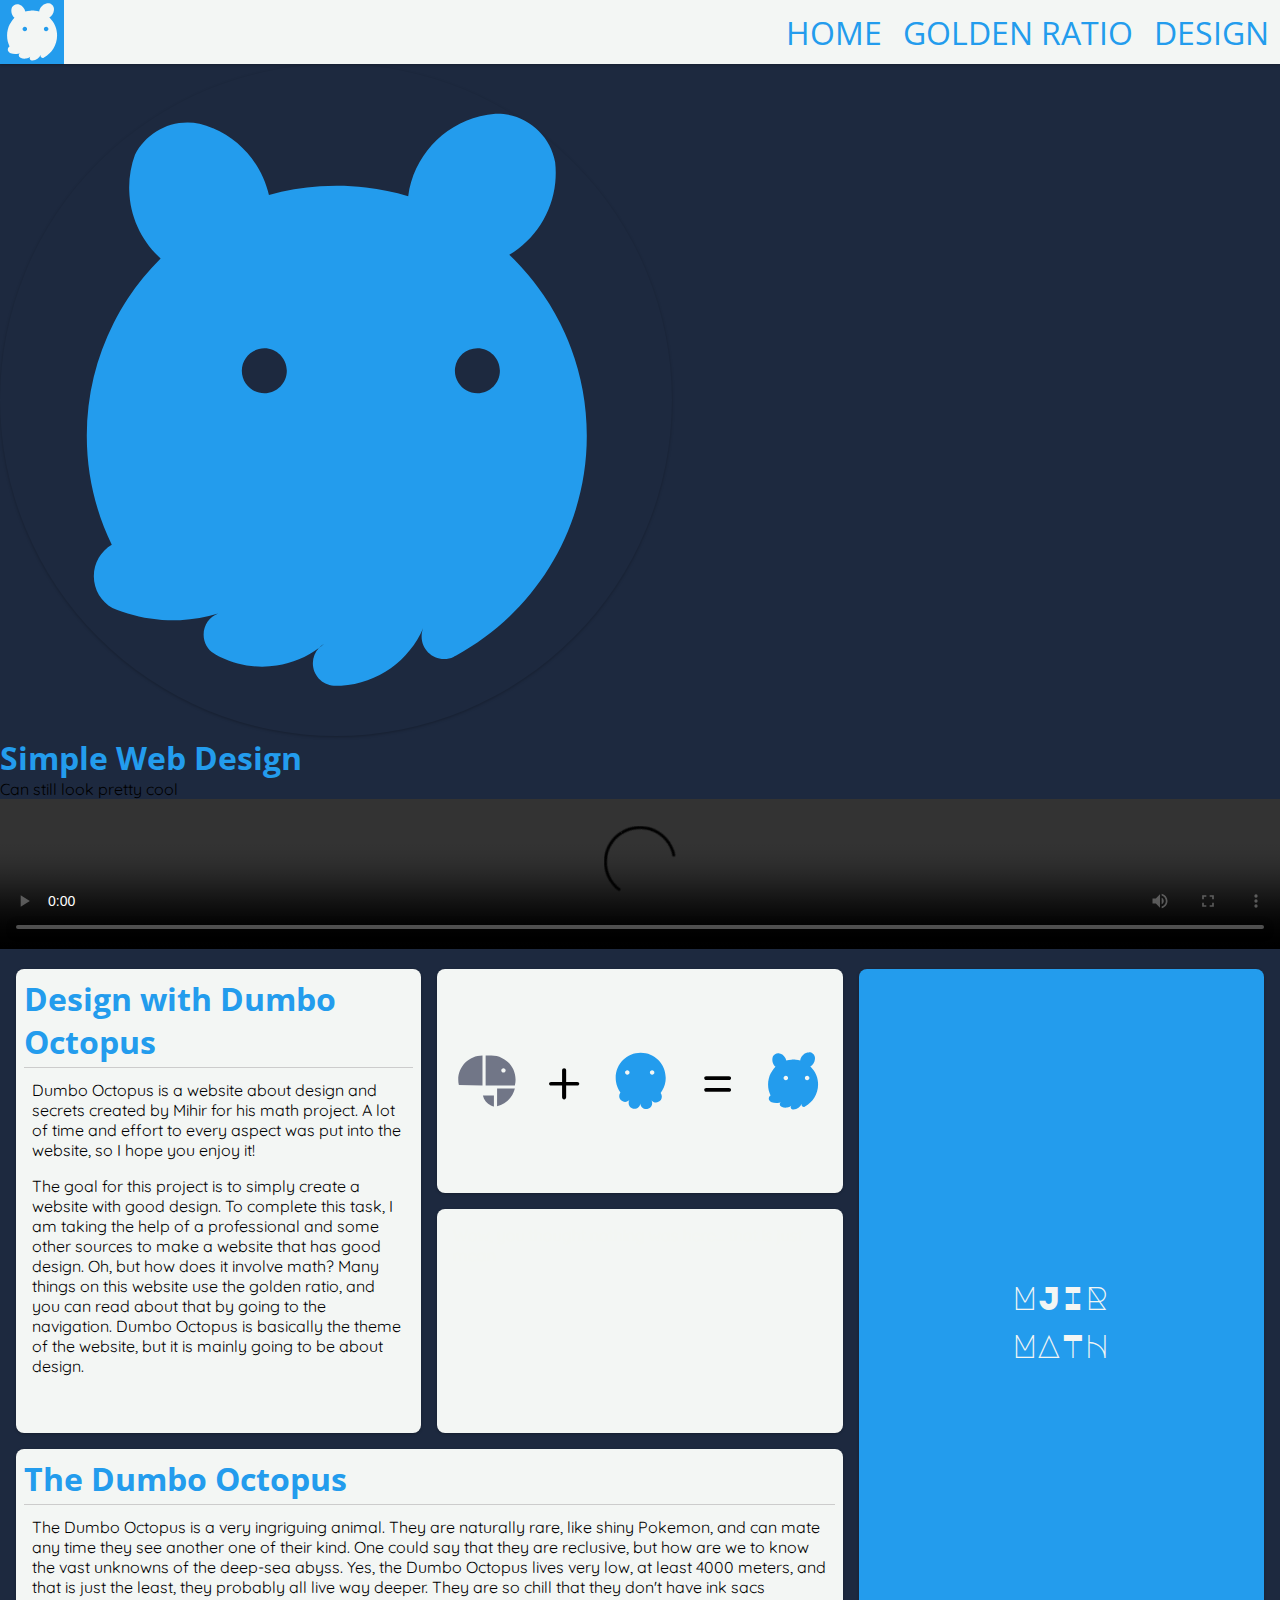
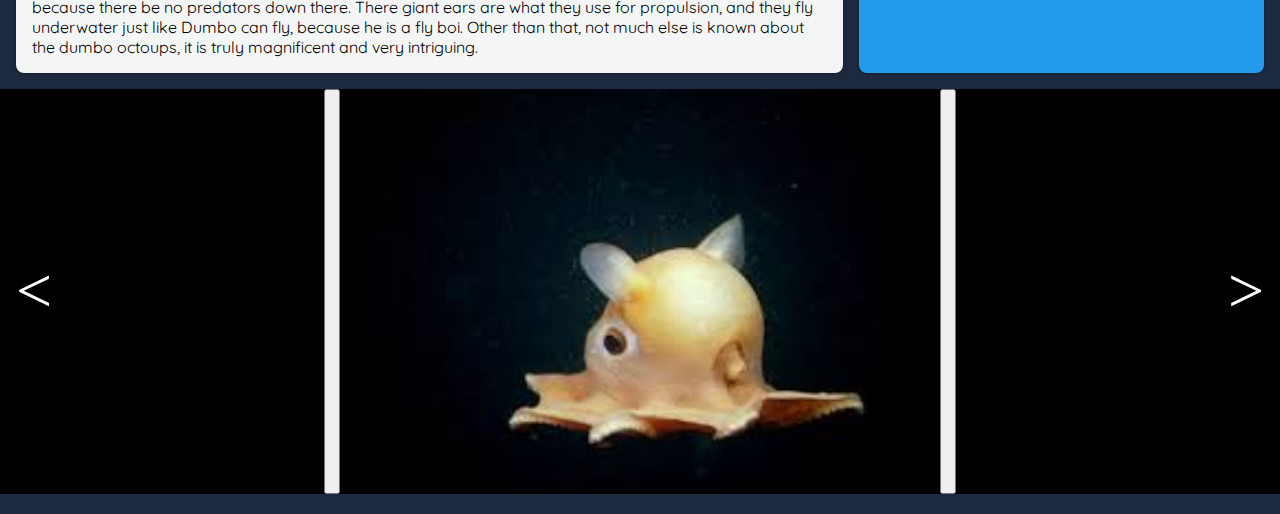
<file: index.html>
<!doctype html>
<html>
<head>
	<meta charset="utf-8">
	<meta name="viewport" content="width=device-width, initial-scale=1">
	<title>Dumbo Octopus</title>
	<script type="text/javascript" src="/docs/js/jquery.js" defer></script>
	<script type="text/javascript" src="/docs/js/main.js" defer></script>
	<link type="text/css" rel="stylesheet" href="/docs/css/main.css">
	<style>

	/* Mjir Math Ad */
	#ad {display:flex; justify-content:center; align-items:center; background-color:#239CED; transition: 0.3s}

	/* Card Styling */
	.card-wrapper {
		grid-template-rows: 1fr 1fr 1fr 1fr 1fr;
		grid-template-columns: 1fr;
	}

	/* Computer Styling */
	@media screen and (min-width: 540px) {
		#ad:hover {background-color: #208ED8}

		/* Card Styling */
		.card-wrapper {
			grid-template-columns: 1fr 1fr 1fr;
			grid-template-rows: 1fr 1fr 1fr
		}
		.card-wrapper:nth-child(2) .card:nth-child(1) {
			grid-column: 1;
			grid-row: 1 / 3
		}
		.card-wrapper:nth-child(2) .card:nth-child(2) {
			grid-column: 2;
			grid-row: 1
		}
		.card-wrapper:nth-child(2) .card:nth-child(3) {
			grid-column: 3;
			grid-row: 1 / 4
		}
		.card-wrapper:nth-child(2) .card:nth-child(4) {
			grid-column: 2;
			grid-row: 2
		}
		.card-wrapper:nth-child(2) .card:nth-child(5) {
			grid-column: 1 / 3;
			grid-row: 3
		}

		.card-wrapper:nth-child(2) .card:nth-child(2) img {
			transition: 0.3s
		}

		.card-wrapper:nth-child(2) .card:nth-child(2) img:hover {
			transform: scale(0.95)
		}
	}

	@font-face {
		font-family: "Major Mono Display";
		src: url("/docs/fonts/Major_Mono_Display/MajorMonoDisplay-Regular.ttf")
	}
	</style>
</head>
<body>
	<div id="top-nav"></div>
	<div class="parallax" autoheight="50vw">
		<div id="head">
			<div class="image">
				<div class="img-wrapper" style="padding:16px;border-radius:50%;box-shadow:0 1px 3px rgba(0,0,0,0.25);width:50%">
					<img src="/images/svgs/dumbo_octopus_blue.svg" width="100%" style="display:block">
				</div>
			</div>
			<div class="text">
				<h1>Simple Web Design</h1>
				<p>Can still look pretty cool</p>
			</div>
		</div>
	</div>
	<div class="no-parallax" autoheight="auto">
		<video src="https://media.githubusercontent.com/media/Dumboctopus/dumboctopus.github.io/master/videos/dumbo_octopus.mp4" width="100%" controls></video>
		<div class="card-wrapper">
			<div class="card">
				<h1>Design with Dumbo Octopus</h1>
				<hr>
				<p>Dumbo Octopus is a website about design and secrets created by Mihir for his math project. A lot of time and effort to every aspect was put into the website, so I hope you enjoy it!</p>
				<p>The goal for this project is to simply create a website with good design. To complete this task, I am taking the help of a professional and some other sources to make a website that has good design. Oh, but how does it involve math? Many things on this website use the golden ratio, and you can read about that by going to the navigation. Dumbo Octopus is basically the theme of the website, but it is mainly going to be about design.</p>
			</div>
			<div class="card" style="display:flex;justify-content:space-around;align-items:center">
				<img src="/images/svgs/elephant.svg" width="64px">
				<p style="font-size:64px">+</p>
				<img src="/images/svgs/octopus.svg" width="64px">
				<p style="font-size:64px">=</p>
				<img src="/images/svgs/dumbo_octopus_blue.svg" width="64px">
			</div>
			<div id="ad" class="card">
				<a href="https://mjirmath.github.io" style="text-decoration:none;color:#F3F6F4" target="_blank">
					<p style="font-size:32px;font-family:'Major Mono Display',sans-serif">MJIR</p>
					<p style="font-size:32px;font-family:'Major Mono Display',sans-serif">MATH</p>
				</a>
			</div>
			<div class="card">
				<p style="color:#f4f6f3">Wow, you thought nothing was here... that is just mean</p>
			</div>
			<div class="card">
				<h1>The Dumbo Octopus</h1>
				<hr>
				<p>The Dumbo Octopus is a very ingriguing animal. They are naturally rare, like shiny Pokemon, and can mate any time they see another one of their kind. One could say that they are reclusive, but how are we to know the vast unknowns of the deep-sea abyss. Yes, the Dumbo Octopus lives very low, at least 4000 meters, and that is just the least, they probably all live way deeper. They are so chill that they don't have ink sacs because there be no predators down there. <a href="https://www.youtube.com/watch?v=dQw4w9WgXcQ" style="text-decoration:none;color:#000" target="_blank">There</a> giant ears are what they use for propulsion, and they fly underwater just like Dumbo can fly, because he is a fly boi. Other than that, not much else is known about the dumbo octoups, it is truly magnificent and very intriguing.</p>
			</div>
		</div>
		<div class="slideshow">
			<button class="left" onclick="nextSlide(this, -1)">
				<hr>
				<hr>
			</button>
			<img class="slide visible" src="/images/dumbo_octopuses/orange_dumbo_octopus.jpg">
			<img class="slide hidden" src="/images/dumbo_octopuses/sea_floor_dumbo_octopus.jpg">
			<img class="slide hidden" src="/images/dumbo_octopuses/close_up_dumbo_octopus.jpg">
			<img class="slide hidden" src="/images/dumbo_octopuses/purple_dumbo_octopus.png">
			<button class="right" onclick="nextSlide(this, 1)">
				<hr>
				<hr>
			</button>
		</div>
	</div>
	<div id="woah">
		<p><a href="/extrapolate/" style="text-decoration:none;color:#1D293F;cursor:default">You cheated to find this</a></p>
	</div>
</body>
</html>
</file>
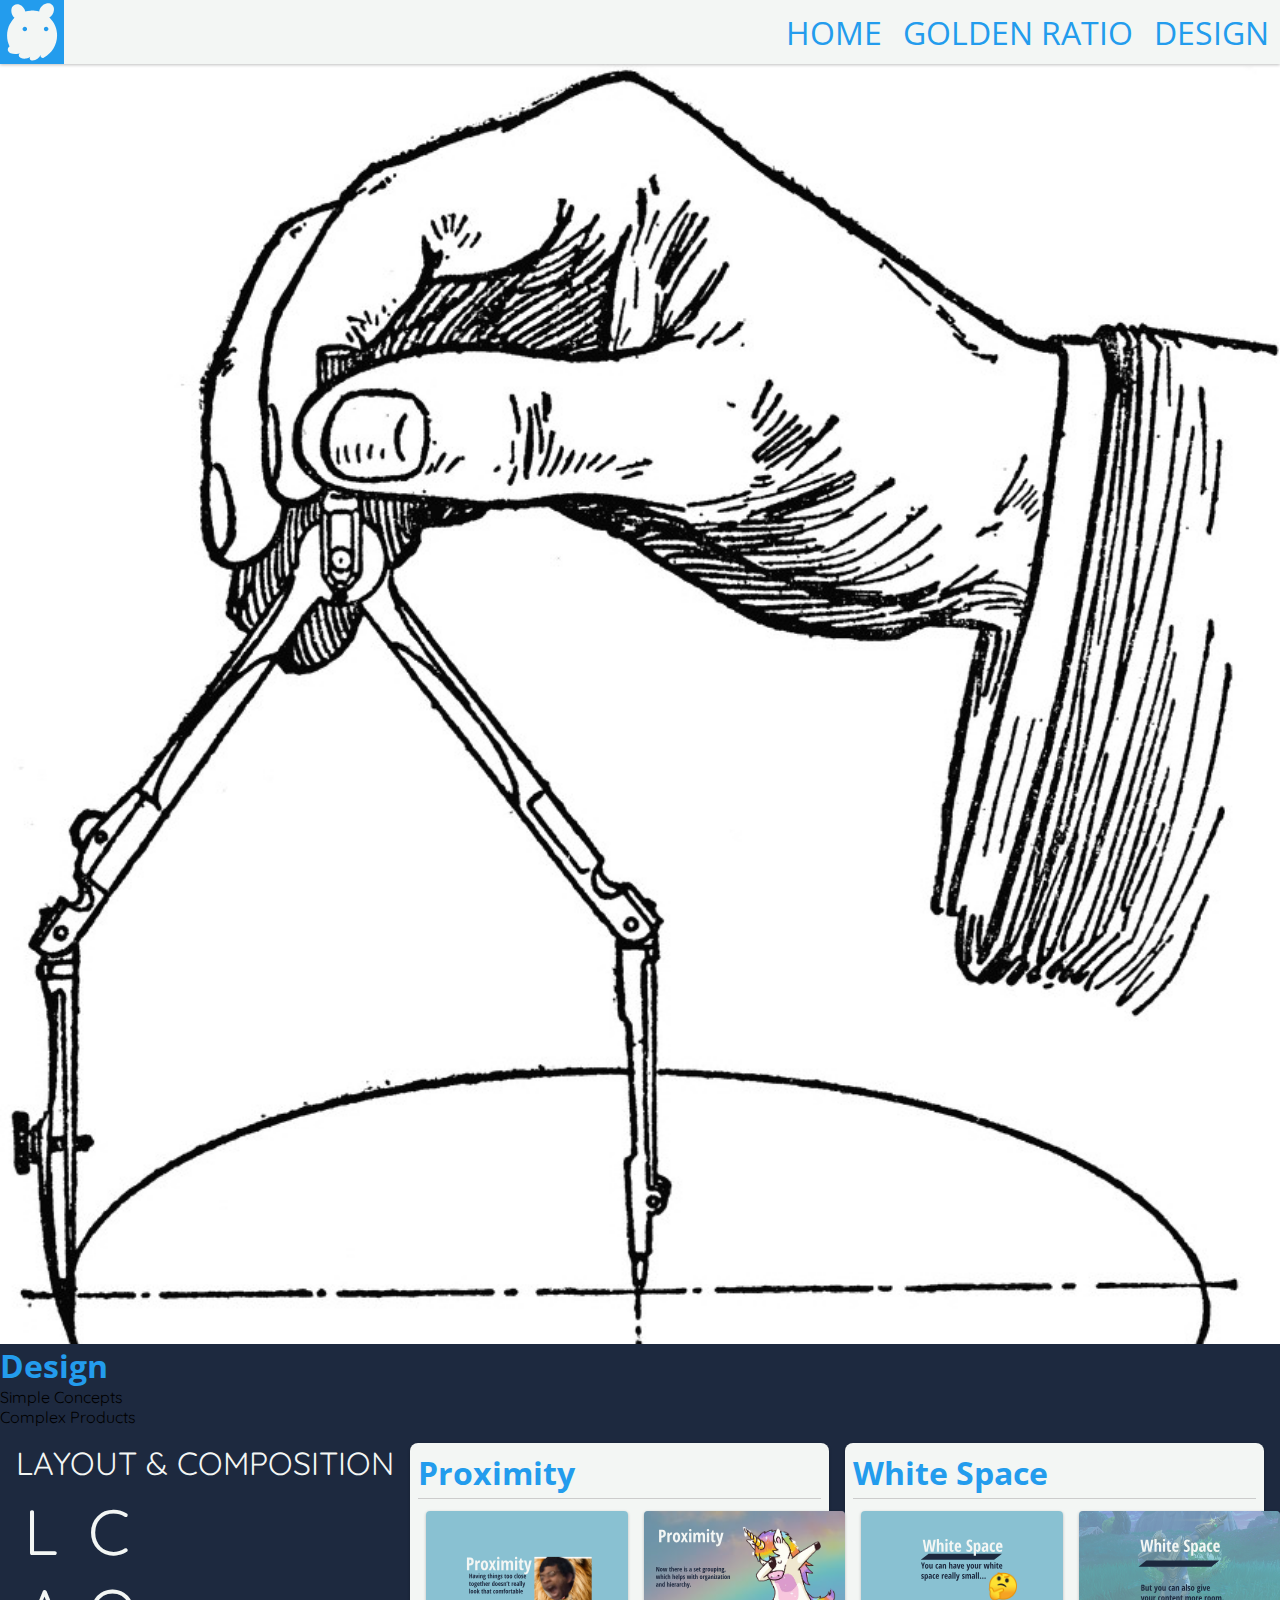
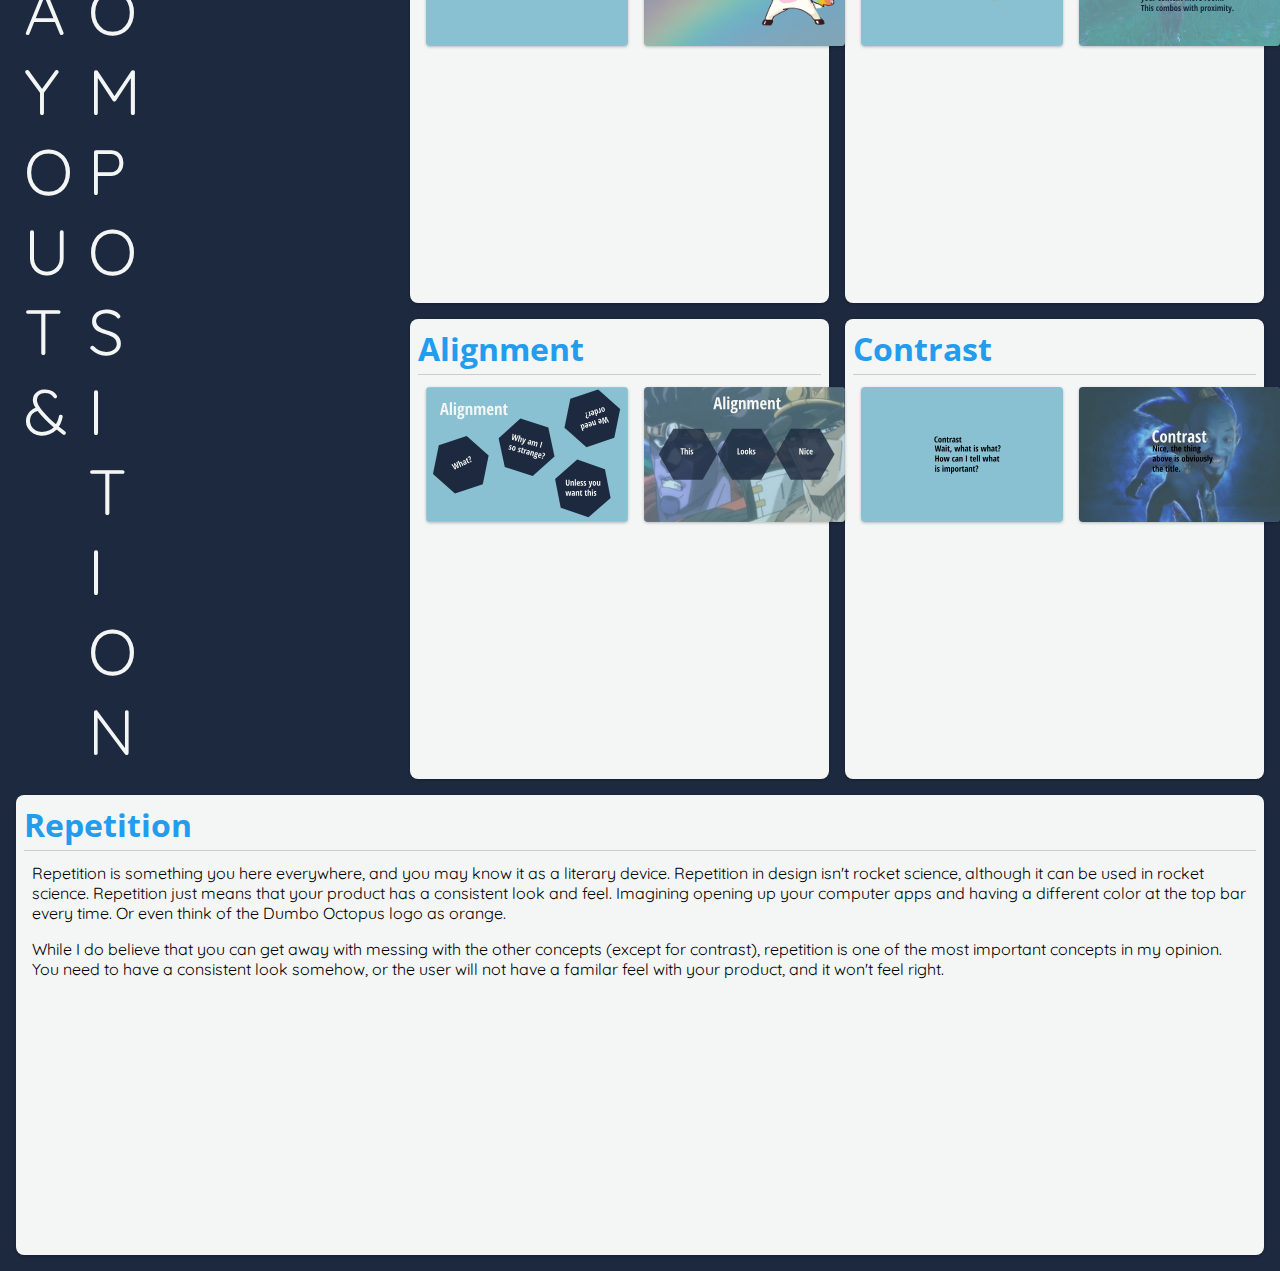
<file: design/index.html>
<!doctype html>
<html>
<head>
	<meta charset="utf-8">
	<meta name="viewport" content="width=device-width, initial-scale=1">
	<title>Design</title>
	<script type="text/javascript" src="/docs/js/jquery.js" defer></script>
	<script type="text/javascript" src="/docs/js/main.js" defer></script>
	<link type="text/css" rel="stylesheet" href="/docs/css/main.css">
	<style>
		.card .images img {
			margin: 8px;
			border-radius: 4px;
			box-shadow: 0 1px 3px rgba(0, 0, 0, 0.25);
		}
		/* Layout and composition Styling */
		@media screen and (min-width: 540px) {
			#layout-comp {
				grid-template-columns: auto 1fr 1fr;
				grid-template-rows: 1fr 1fr 1fr;
			}
			#layout-comp :nth-child(1) {
				grid-column: 1;
				grid-row: 1 / 3
			}
			#layout-comp :nth-child(6) {
				grid-column: 1 / 4;
			}
			.computer {display: flex}
			.card .images img {
				position: relative;
				width: 50%;
				transition: 0.3s;
				z-index: 1
			}
			.card .images img:hover {transform: scale(0.95)}
			.card .images {display: flex;}
		}
	</style>
</head>
<body>
	<div id="top-nav"></div>
	<div class="parallax" autoheight="50vw">
		<div id="head">
			<div class="image">
				<img src="/images/stuff/compass_hand.jpg" width="100%" style="display:block">
			</div>
			<div class="text">
				<h1>Design</h1>
				<p>Simple Concepts</p>
				<p>Complex Products</p>
			</div>
		</div>
	</div>
	<div class="no-parallax">
		<div id="layout-comp" class="card-wrapper" style="background-color: #1D293F">
			<div class="text">
				<div class="mobile">
					<p style="font-size:32px;color:#F3F6F4;word-wrap-:break-word">LAYOUT & COMPOSITION</p>
				</div>
				<div class="computer">
					<p style="font-size:64px;width:48px;word-wrap:break-word;color:#F3F6F4;margin:8px">LAYOUT &</p>
					<p style="font-size:64px;width:48px;word-wrap:break-word;color:#F3F6F4;margin:8px">COMPOSITION</p>
				</div>
			</div>
			<div class="card">
				<h1>Proximity</h1>
				<hr>
				<div class="images">
					<img src="/images/svgs/proximity_bad.svg">
					<img src="/images/svgs/proximity_good.svg">
				</div>
			</div>
			<div class="card">
				<h1>White Space</h1>
				<hr>
				<div class="images">
					<img src="/images/svgs/whitespace_bad.svg">
					<img src="/images/svgs/whitespace_good.svg">
				</div>
			</div>
			<div class="card">
				<h1>Alignment</h1>
				<hr>
				<div class="images">
					<img src="/images/svgs/alignment_bad.svg">
					<img src="/images/svgs/alignment_good.svg">
				</div>
			</div>
			<div class="card">
				<h1>Contrast</h1>
				<hr>
				<div class="images">
					<img src="/images/svgs/contrast_bad.svg">
					<img src="/images/svgs/contrast_good.svg">
				</div>
			</div>
			<div class="card">
				<h1>Repetition</h1>
				<hr>
				<p>Repetition is something you here everywhere, and you may know it as a literary device. Repetition in design isn't rocket science, although it can be used in rocket science. Repetition just means that your product has a consistent look and feel. Imagining opening up your computer apps and having a different color at the top bar every time. Or even think of the Dumbo Octopus logo as orange.</p>
				<p>While I do believe that you can get away with messing with the other concepts (except for contrast), repetition is one of the most important concepts in my opinion. You need to have a consistent look somehow, or the user will not have a familar feel with your product, and it won't feel right.</p>
			</div>
		</div>
	</div>
</body>
</html>
</file>
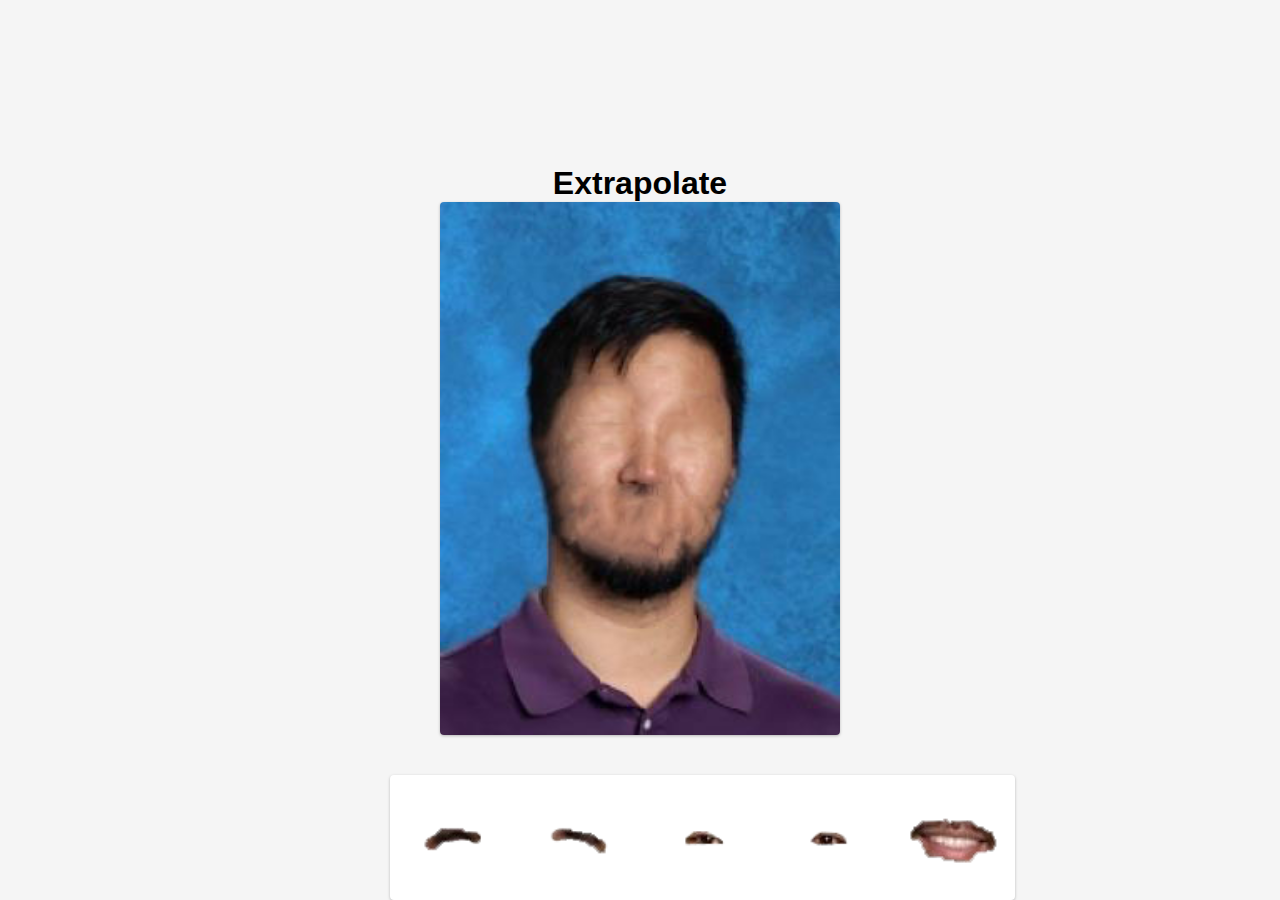
<file: extrapolate/index.html>
<!doctype html>
<html>
<head>
	<meta charset="utf-8">
	<title>Extrapolate</title>
	<style>
		body {display: flex; justify-content: center; align-items: center; flex-direction: column; margin: 0; background-color: #f5f5f5; min-height: 100vh}
		#app {display: flex; flex-direction: column; border-radius: 4px; width: 100%; max-width: 400px; box-shadow: 0 1px 3px rgba(0, 0, 0, 0.25); overflow: hidden}
		#canvas {display: block; width: 100%}
		#items {display: flex; position: fixed; bottom: 0; box-shadow: 0 1px 3px rgba(0, 0, 0, 0.25); border-radius: 4px; left: calc(50% - 250px); background-color: #fff}
		.item-box {width: 125px; height: 125px; background-position: center; background-repeat: no-repeat; background-size: cover}
		.draggable {display: block; width: 100px; cursor: all-scroll;}
		#items-container {position: fixed; bottom: 0;}
	</style>
</head>
<body>
	<h1 style="font-family:sans-serif;margin:0">Extrapolate</h1>
	<div id="app">
		<img src="blank.jpg" id="canvas">
		<div id="item-container">
			<div id="items">
				<div class="item-box" style="background-image: url('left_brow.png')"></div>
				<div class="item-box" style="background-image: url('right_brow.png')"></div>
				<div class="item-box" style="background-image: url('left_eye.png')"></div>
				<div class="item-box" style="background-image: url('right_eye.png')"></div>
				<div class="item-box" style="background-image: url('mouth.png')"></div>
			</div>
		</div>
	</div>
	<script>
	var container = document.querySelector("#items");
	    var activeItem = null;

	    var active = false;

	    container.addEventListener("touchstart", dragStart, false);
	    container.addEventListener("touchend", dragEnd, false);
	    container.addEventListener("touchmove", drag, false);

	    container.addEventListener("mousedown", dragStart, false);
	    container.addEventListener("mouseup", dragEnd, false);
	    container.addEventListener("mousemove", drag, false);

	    function dragStart(e) {

	      if (e.target !== e.currentTarget) {
	        active = true;

	        // this is the item we are interacting with
	        activeItem = e.target;

	        if (activeItem !== null) {
	          if (!activeItem.xOffset) {
	            activeItem.xOffset = 0;
	          }

	          if (!activeItem.yOffset) {
	            activeItem.yOffset = 0;
	          }

	          if (e.type === "touchstart") {
	            activeItem.initialX = e.touches[0].clientX - activeItem.xOffset;
	            activeItem.initialY = e.touches[0].clientY - activeItem.yOffset;
	          } else {
	            console.log("doing something!");
	            activeItem.initialX = e.clientX - activeItem.xOffset;
	            activeItem.initialY = e.clientY - activeItem.yOffset;
	          }
	        }
	      }
	    }

	    function dragEnd(e) {
	      if (activeItem !== null) {
	        activeItem.initialX = activeItem.currentX;
	        activeItem.initialY = activeItem.currentY;
	      }

	      active = false;
	      activeItem = null;
	    }

	    function drag(e) {
	      if (active) {
	        if (e.type === "touchmove") {
	          e.preventDefault();

	          activeItem.currentX = e.touches[0].clientX - activeItem.initialX;
	          activeItem.currentY = e.touches[0].clientY - activeItem.initialY;
	        } else {
	          activeItem.currentX = e.clientX - activeItem.initialX;
	          activeItem.currentY = e.clientY - activeItem.initialY;
	        }

	        activeItem.xOffset = activeItem.currentX;
	        activeItem.yOffset = activeItem.currentY;

	        setTranslate(activeItem.currentX, activeItem.currentY, activeItem);
	      }
	    }

	    function setTranslate(xPos, yPos, el) {
	      el.style.transform = "translate3d(" + xPos + "px, " + yPos + "px, 0)";
	    }
	</script>
</body>
</html>
</file>
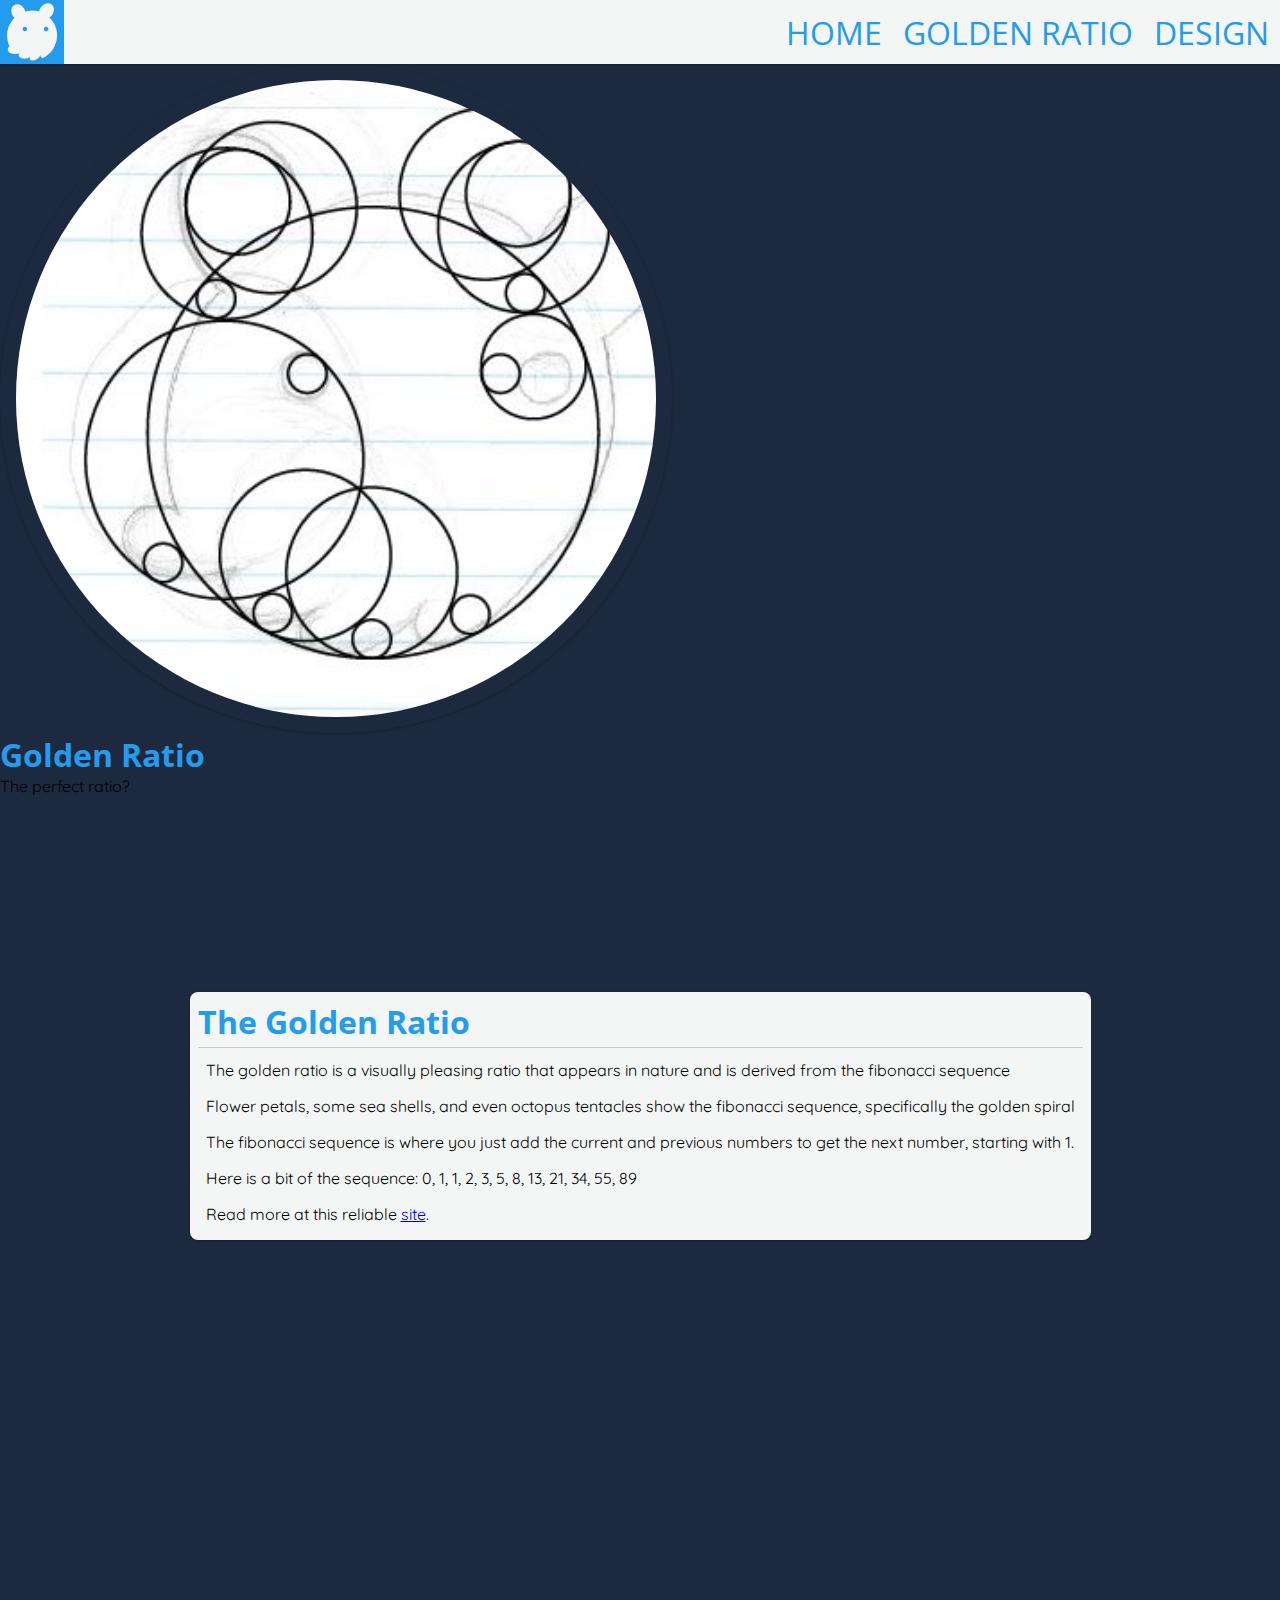
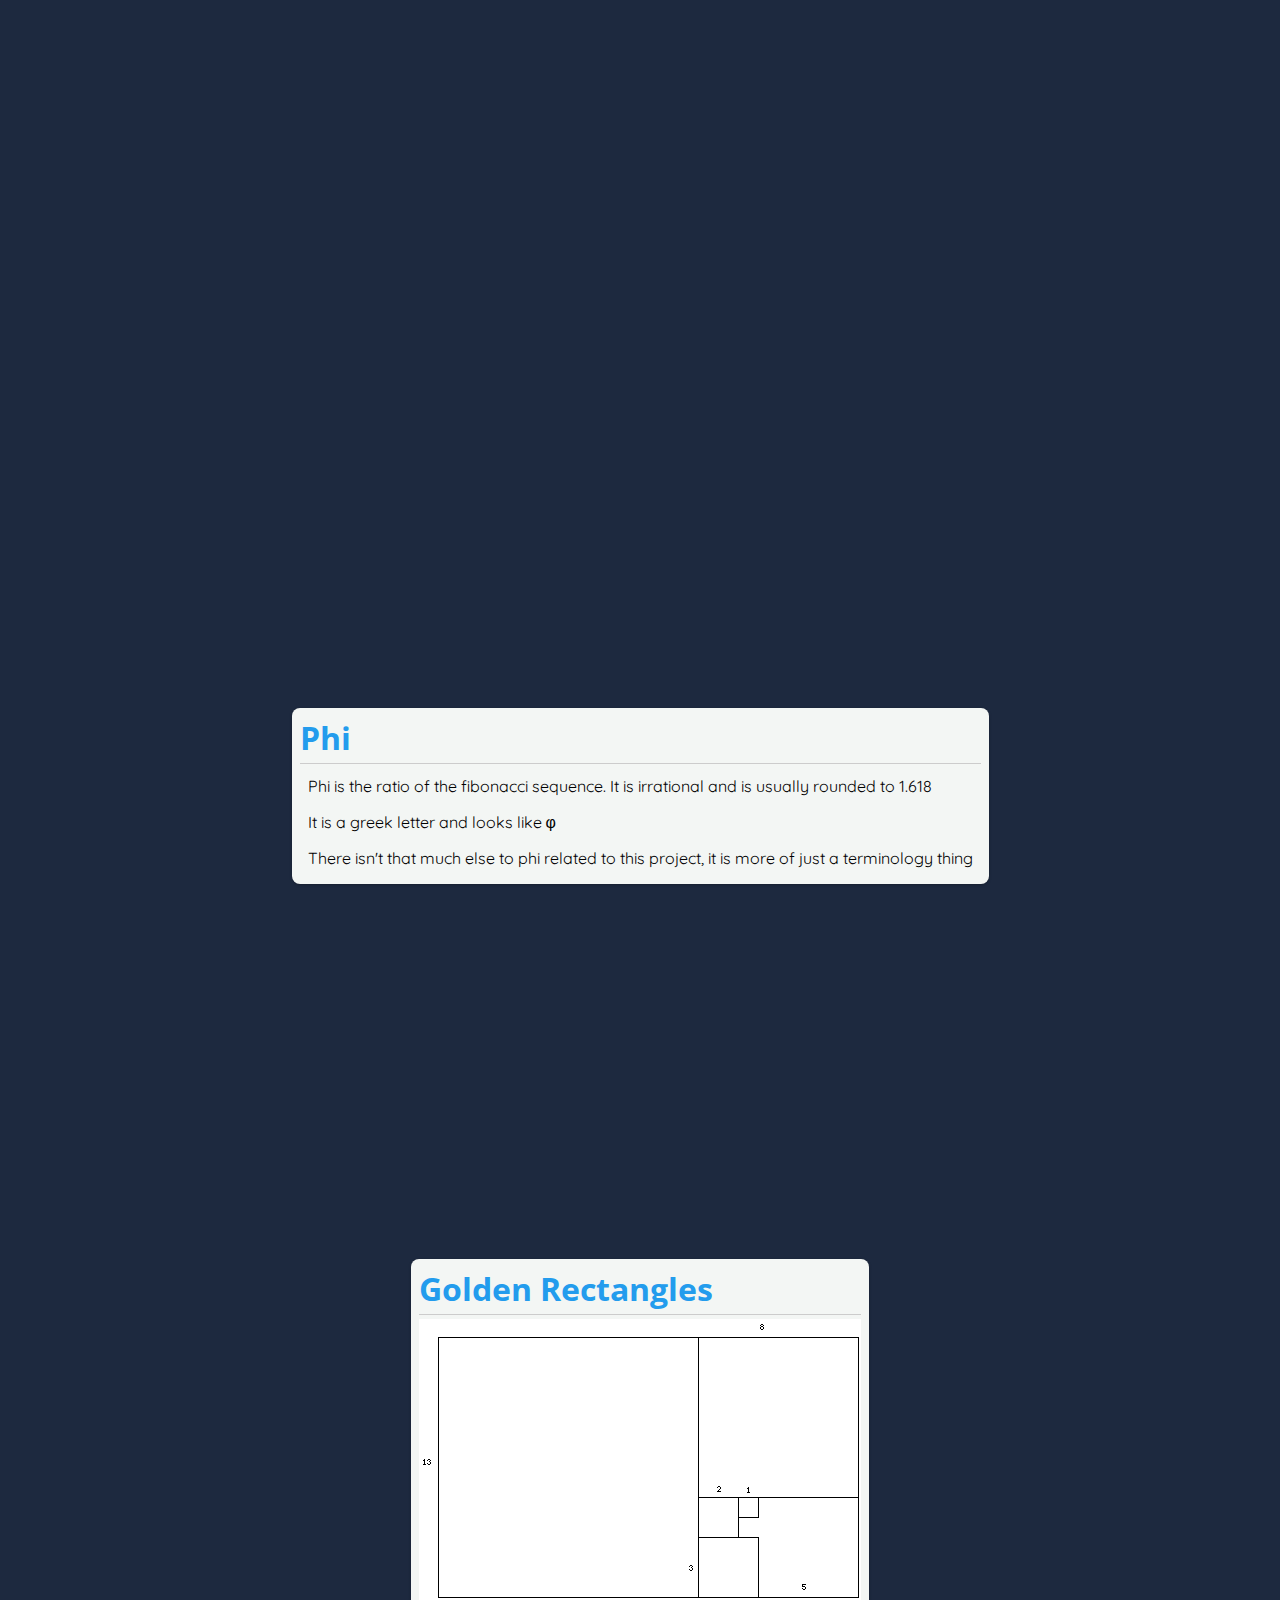
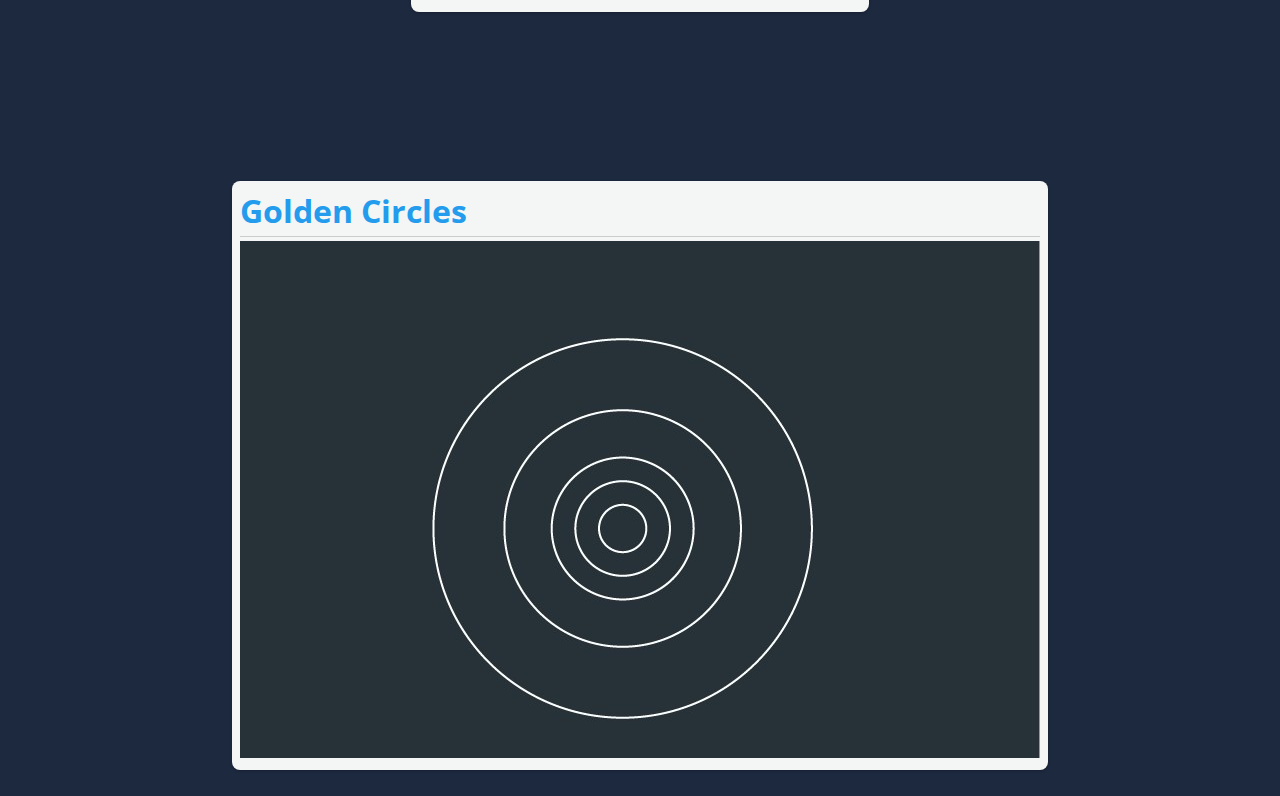
<file: golden_ratio/index.html>
<!doctype html>
<html>
<head>
	<meta charset="utf-8">
	<meta name="viewport" content="width=device-width, initial-scale=1">
	<title>Golden Ratio</title>
	<script type="text/javascript" src="/docs/js/jquery.js" defer></script>
	<script type="text/javascript" src="/docs/js/main.js" defer></script>
	<link type="text/css" rel="stylesheet" href="/docs/css/main.css">
	<style>
		.img-parallax {
			display: flex;
			justify-content: center;
			align-items: center;
			height: 50vw;
			background-repeat: no-repeat;
			background-position: center;
			background-attachment: fixed;
			background-size: 100vw 50vw;
		}
	</style>
</head>
<body>
	<div id="top-nav"></div>
	<div id="head">
		<div class="image">
			<div class="img-wrapper" style="padding:16px;border-radius:50%;box-shadow:0 1px 3px rgba(0,0,0,0.25);width:50%">
				<img src="/images/dumbo_octopuses/circles3.JPG" width="100%" style="display:block;border-radius:50%">
			</div>
		</div>
		<div class="text">
			<h1>Golden Ratio</h1>
			<p>The perfect ratio?</p>
		</div>
	</div>
	<div class="img-parallax" style="background-image:url('/images/stuff/oogway.svg')">
		<div class="card">
			<h1>The Golden Ratio</h1>
			<hr>
			<p>The golden ratio is a visually pleasing ratio that appears in nature and is derived from the fibonacci sequence</p>
			<p>Flower petals, some sea shells, and even octopus tentacles show the fibonacci sequence, specifically the golden spiral</p>
			<p>The fibonacci sequence is where you just add the current and previous numbers to get the next number, starting with 1.</p>
			<p>Here is a bit of the sequence: 0, 1, 1, 2, 3, 5, 8, 13, 21, 34, 55, 89</p>
			<p>Read more at this reliable <a href="https://en.wikipedia.org/wiki/Fibonacci_number" target="_blank">site</a>.</p>
		</div>
	</div>
	<div class="img-parallax" style="background-image:url('/images/stuff/crab_rave.gif')">
		<p><a href="https://media.githubusercontent.com/media/Dumboctopus/dumboctopus.github.io/master/videos/dhruv_megalovania.mp4" style="text-decoration:none;color:transparent;font-size:64px" target="_blank">.</a></p>
	</div>
	<div class="img-parallax" style="background-image:url('/images/stuff/kattappa.svg')">
		<div class="card">
			<h1>Phi</h1>
			<hr>
			<p>Phi is the ratio of the fibonacci sequence. It is irrational and is usually rounded to 1.618</p>
			<p>It is a greek letter and looks like &#x3c6;</p>
			<p>There isn't that much else to phi related to this project, it is more of just a terminology thing</p>
		</div>
	</div>
	<div class="img-parallax" style="background-image:url('/images/stuff/waluigi.jpg')">
		<div class="card">
			<h1>Golden Rectangles</h1>
			<hr>
			<img src="/images/stuff/rectangles.gif">
		</div>
	</div>
	<div class="img-parallax" style="background-image:url('/images/stuff/shaggy.jpg')">
		<div class="card">
			<h1>Golden Circles</h1>
			<hr>
			<img src="/images/stuff/circles.jpg">
		</div>
	</div>
</body>
</html>
</file>
<file: docs/css/main.css>
@import url('https://fonts.googleapis.com/css?family=Open+Sans+Condensed:300|Quicksand');

/* General Styling */
body {margin: 0; padding: 0; background-color: #1D293F}
p, h1, h2, h3, h4, h5, h6 {margin: 0; font-family: "Open Sans Condensed", sans-serif}
p {font-family: "Quicksand", sans-serif}
h1 {color: #239CED; font-weight: bold}
hr {padding: 0; margin: 4px 0 4px 0; border: none; height: 1px; background-color: #ccc}

/* Card Styling */
.card-wrapper {
	display: grid;
	padding: 16px;
	grid-template-rows: 1fr;
	grid-template-columns: 1fr;
	grid-column-gap: 16px;
	grid-row-gap: 16px;
}

.card {
	padding: 8px;
	background-color: #F3F6F4 /* Fix this color */;
	border-radius: 8px;
	box-shadow: 0 1px 3px rgba(0, 0, 0, 0.25)
}

.card p {
	padding: 8px
}

/* Slideshow Styling */
.slideshow {
	display: flex;
	justify-content: center;
	position: relative;
	background-color: #000;
	width: 100%;
	height: 45vh;
	overflow: hidden
}

.slideshow::before {
	content: "<";
	padding: 16px;
	background-color: #000a;
	color: #fff;
	font-size: 64px;
	position: absolute;
	left: 0;
	top: calc(50% - 54px)
}

.slideshow::after {
	content: ">";
	padding: 16px;
	background-color: #000a;
	color: #fff;
	font-size: 64px;
	position: absolute;
	right: 0;
	top: calc(50% - 54px)
}

.slideshow:hover::before, .slideshow:hover::after {
	cursor: pointer
}

.slideshow .slide {
	display: block;
	height: 100%;
	transition: 0.3s
}

.slideshow .slide.visible {
	display: block;
	opacity: 1;
}

.slideshow .slide.hidden {
	display: none;
	opacity: 0
}

/* Computer Styling */
@media screen and (min-width: 540px) {

}
</file>
